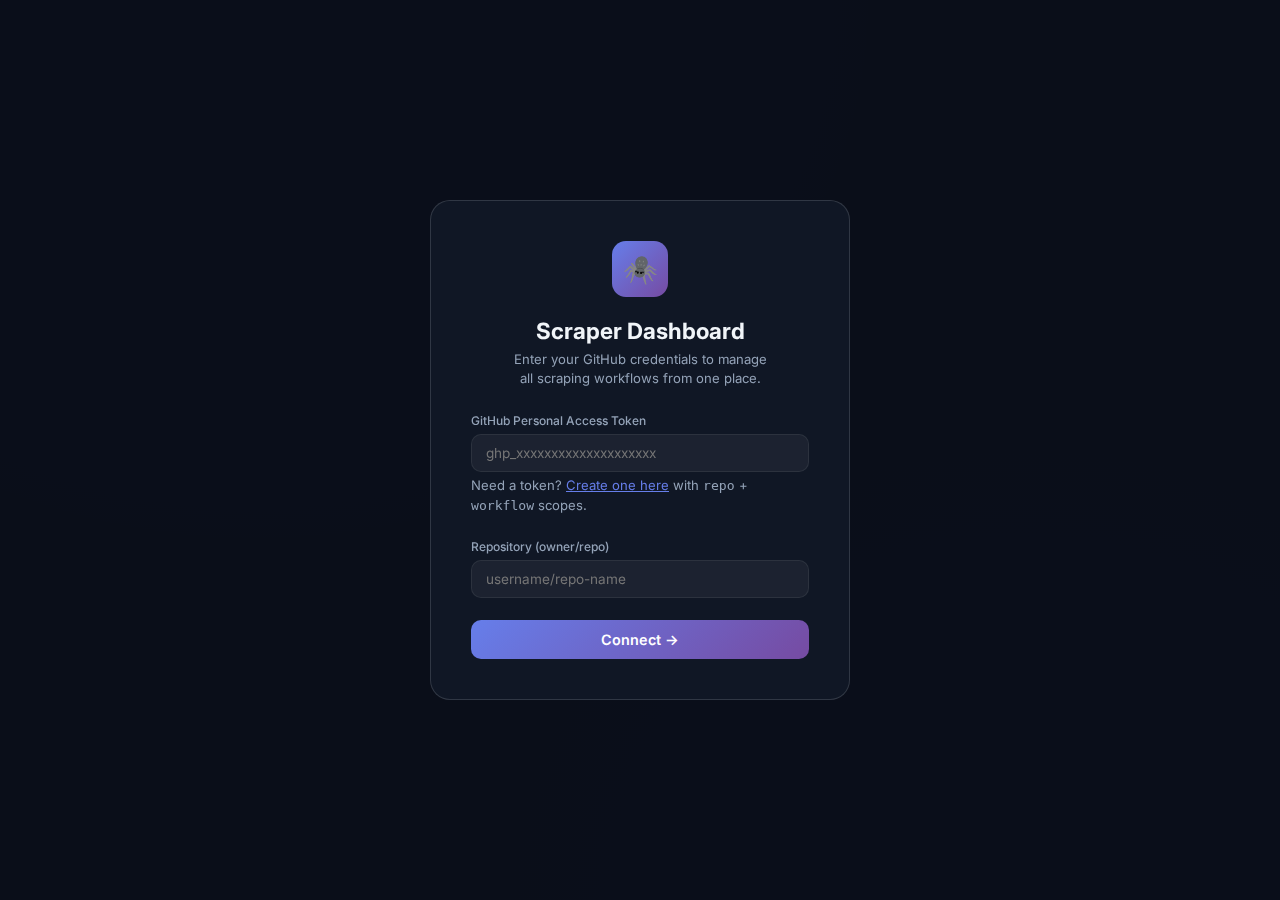
<file: docs/index.html>
<!DOCTYPE html>
<html lang="en">

<head>
    <meta charset="UTF-8">
    <meta name="viewport" content="width=device-width, initial-scale=1.0">
    <title>Scraper Workflow Dashboard</title>
    <link href="https://fonts.googleapis.com/css2?family=Inter:wght@300;400;500;600;700;800&display=swap"
        rel="stylesheet">
    <style>
        :root {
            --bg: #0a0e1a;
            --card: rgba(17, 24, 39, 0.75);
            --card-hover: rgba(22, 30, 48, 0.9);
            --border: rgba(255, 255, 255, 0.07);
            --border-act: rgba(255, 255, 255, 0.14);
            --text: #f1f5f9;
            --sub: #94a3b8;
            --muted: #64748b;
            --green: #22c55e;
            --red: #ef4444;
            --yellow: #f59e0b;
            --blue: #667eea;
            --purple: #764ba2;
            --r: 16px;
        }

        * {
            margin: 0;
            padding: 0;
            box-sizing: border-box;
        }

        body {
            font-family: 'Inter', sans-serif;
            background: var(--bg);
            color: var(--text);
            min-height: 100vh;
            background-image:
                radial-gradient(ellipse at 20% 0%, rgba(102, 126, 234, .07) 0%, transparent 50%),
                radial-gradient(ellipse at 80% 100%, rgba(118, 75, 162, .05) 0%, transparent 50%);
        }

        /* ======= AUTH OVERLAY ======= */
        #auth-overlay {
            position: fixed;
            inset: 0;
            background: rgba(10, 14, 26, .97);
            display: flex;
            align-items: center;
            justify-content: center;
            z-index: 1000;
        }

        .auth-box {
            background: rgba(17, 24, 39, .9);
            border: 1px solid var(--border-act);
            border-radius: 20px;
            padding: 40px;
            width: 420px;
            text-align: center;
        }

        .auth-logo {
            width: 56px;
            height: 56px;
            background: linear-gradient(135deg, var(--blue), var(--purple));
            border-radius: 14px;
            display: flex;
            align-items: center;
            justify-content: center;
            margin: 0 auto 20px;
            font-size: 28px;
        }

        .auth-box h2 {
            font-size: 1.4rem;
            font-weight: 700;
            margin-bottom: 6px;
        }

        .auth-box p {
            color: var(--sub);
            font-size: .82rem;
            margin-bottom: 24px;
            line-height: 1.5;
        }

        .auth-field {
            margin-bottom: 14px;
            text-align: left;
        }

        .auth-field label {
            font-size: .75rem;
            color: var(--sub);
            display: block;
            margin-bottom: 6px;
            font-weight: 500;
        }

        .auth-field input {
            width: 100%;
            background: rgba(255, 255, 255, .05);
            border: 1px solid var(--border);
            border-radius: 10px;
            padding: 10px 14px;
            color: var(--text);
            font-family: inherit;
            font-size: .85rem;
        }

        .auth-field input:focus {
            outline: none;
            border-color: rgba(102, 126, 234, .5);
        }

        .auth-hint {
            font-size: .7rem;
            color: var(--muted);
            margin-top: 4px;
        }

        .btn-primary {
            width: 100%;
            padding: 11px;
            background: linear-gradient(135deg, var(--blue), var(--purple));
            border: none;
            border-radius: 10px;
            color: white;
            font-weight: 600;
            font-size: .9rem;
            cursor: pointer;
            font-family: inherit;
            margin-top: 8px;
            transition: opacity .2s;
        }

        .btn-primary:hover {
            opacity: .9;
        }

        /* ======= HEADER ======= */
        .header {
            position: sticky;
            top: 0;
            z-index: 100;
            background: rgba(10, 14, 26, .88);
            backdrop-filter: blur(20px);
            border-bottom: 1px solid var(--border);
            padding: 14px 24px;
        }

        .header-content {
            max-width: 1400px;
            margin: 0 auto;
            display: flex;
            align-items: center;
            justify-content: space-between;
        }

        .logo-row {
            display: flex;
            align-items: center;
            gap: 12px;
        }

        .logo-icon {
            width: 34px;
            height: 34px;
            background: linear-gradient(135deg, var(--blue), var(--purple));
            border-radius: 9px;
            display: flex;
            align-items: center;
            justify-content: center;
        }

        h1 {
            font-size: 1.25rem;
            font-weight: 700;
            background: linear-gradient(135deg, var(--blue), var(--purple));
            -webkit-background-clip: text;
            -webkit-text-fill-color: transparent;
            background-clip: text;
        }

        .subtitle {
            font-size: .73rem;
            color: var(--muted);
            margin-top: 1px;
        }

        .stats-pill {
            background: rgba(255, 255, 255, .05);
            border: 1px solid var(--border);
            border-radius: 24px;
            padding: 7px 16px;
            font-size: .78rem;
            color: var(--sub);
            display: flex;
            align-items: center;
            gap: 10px;
        }

        .repo-badge {
            font-size: .7rem;
            color: var(--muted);
            background: rgba(255, 255, 255, .04);
            border: 1px solid var(--border);
            border-radius: 8px;
            padding: 3px 10px;
        }

        .logout-btn {
            background: none;
            border: 1px solid var(--border);
            border-radius: 8px;
            padding: 5px 12px;
            color: var(--muted);
            font-size: .72rem;
            cursor: pointer;
            font-family: inherit;
            transition: all .2s;
        }

        .logout-btn:hover {
            border-color: var(--border-act);
            color: var(--text);
        }

        /* ======= FILTER ======= */
        .filter-bar {
            max-width: 1400px;
            margin: 0 auto;
            padding: 14px 24px 0;
        }

        .filter-inner {
            display: flex;
            gap: 7px;
            flex-wrap: wrap;
        }

        .filter-btn {
            background: rgba(255, 255, 255, .04);
            border: 1px solid var(--border);
            border-radius: 20px;
            padding: 5px 14px;
            font-size: .75rem;
            color: var(--sub);
            cursor: pointer;
            font-family: inherit;
            transition: all .2s;
        }

        .filter-btn:hover {
            background: rgba(255, 255, 255, .08);
            color: var(--text);
        }

        .filter-btn.active {
            background: linear-gradient(135deg, rgba(102, 126, 234, .2), rgba(118, 75, 162, .2));
            border-color: rgba(102, 126, 234, .4);
            color: var(--text);
        }

        /* ======= GRID ======= */
        .container {
            max-width: 1400px;
            margin: 0 auto;
            padding: 18px 24px 60px;
        }

        .grid {
            display: grid;
            grid-template-columns: repeat(auto-fill, minmax(370px, 1fr));
            gap: 18px;
        }

        /* ======= CARD ======= */
        .card {
            background: var(--card);
            backdrop-filter: blur(12px);
            border: 1px solid var(--border);
            border-radius: var(--r);
            padding: 20px;
            display: flex;
            flex-direction: column;
            gap: 12px;
            position: relative;
            overflow: hidden;
            transition: all .3s;
        }

        .card::before {
            content: '';
            position: absolute;
            top: 0;
            left: 0;
            right: 0;
            height: 3px;
            background: var(--c, var(--blue));
            opacity: .6;
            transition: opacity .3s;
        }

        .card:hover {
            background: var(--card-hover);
            border-color: var(--border-act);
            transform: translateY(-2px);
            box-shadow: 0 8px 28px rgba(0, 0, 0, .3);
        }

        .card:hover::before {
            opacity: 1;
        }

        .card.running {
            border-color: rgba(34, 197, 94, .2);
        }

        .card.running::before {
            background: var(--green);
            opacity: 1;
        }

        .card.in_progress {
            border-color: rgba(245, 158, 11, .2);
        }

        .card.in_progress::before {
            background: var(--yellow);
            opacity: 1;
        }

        .card.failure {
            border-color: rgba(239, 68, 68, .2);
        }

        .card.failure::before {
            background: var(--red);
            opacity: 1;
        }

        /* ======= CARD HEADER ======= */
        .title-row {
            display: flex;
            align-items: center;
            gap: 8px;
        }

        .dot {
            width: 9px;
            height: 9px;
            border-radius: 50%;
            flex-shrink: 0;
            background: var(--muted);
        }

        .dot.running,
        .dot.queued {
            background: var(--green);
            animation: pulse 1.5s infinite;
            box-shadow: 0 0 8px rgba(34, 197, 94, .5);
        }

        .dot.in_progress {
            background: var(--yellow);
            animation: pulse 1.5s infinite;
        }

        .dot.failure,
        .dot.cancelled {
            background: var(--red);
        }

        .dot.success {
            background: var(--blue);
        }

        @keyframes pulse {

            0%,
            100% {
                opacity: 1;
                transform: scale(1)
            }

            50% {
                opacity: .5;
                transform: scale(1.2)
            }
        }

        .card-title {
            font-size: 1rem;
            font-weight: 600;
            flex: 1;
        }

        .badge {
            font-size: .62rem;
            font-weight: 600;
            text-transform: uppercase;
            letter-spacing: .5px;
            padding: 2px 9px;
            border-radius: 10px;
            background: rgba(255, 255, 255, .06);
            color: var(--sub);
            white-space: nowrap;
        }

        .card-desc {
            font-size: .78rem;
            color: var(--sub);
            line-height: 1.5;
            margin-top: 2px;
        }

        .card-file {
            margin-top: 2px;
        }

        .card-file code {
            font-size: .68rem;
            color: var(--muted);
            background: rgba(255, 255, 255, .04);
            padding: 2px 7px;
            border-radius: 5px;
            font-family: 'SF Mono', 'Fira Code', monospace;
        }

        /* ======= CONFIG PANEL ======= */
        .divider {
            border-top: 1px solid var(--border);
            padding-top: 10px;
        }

        .config-toggle {
            display: flex;
            align-items: center;
            gap: 5px;
            background: none;
            border: none;
            color: var(--muted);
            font-size: .72rem;
            cursor: pointer;
            font-family: inherit;
            padding: 3px 0;
            transition: color .2s;
        }

        .config-toggle:hover {
            color: var(--text);
        }

        .config-panel {
            margin-top: 10px;
            display: flex;
            flex-direction: column;
            gap: 7px;
        }

        .field {
            display: flex;
            align-items: center;
            gap: 8px;
        }

        .field label {
            font-size: .68rem;
            font-weight: 500;
            color: var(--sub);
            min-width: 150px;
            font-family: 'SF Mono', 'Fira Code', monospace;
        }

        .field input,
        .field select {
            flex: 1;
            background: rgba(255, 255, 255, .04);
            border: 1px solid var(--border);
            border-radius: 7px;
            padding: 5px 9px;
            font-size: .72rem;
            color: var(--text);
            font-family: 'SF Mono', 'Fira Code', monospace;
            transition: border-color .2s;
        }

        .field input:focus,
        .field select:focus {
            outline: none;
            border-color: rgba(102, 126, 234, .5);
        }

        .field-hint {
            font-size: .62rem;
            color: var(--muted);
            margin-top: 1px;
            margin-left: 158px;
        }

        /* ======= ACTIONS ======= */
        .actions {
            display: flex;
            align-items: center;
            gap: 10px;
            border-top: 1px solid var(--border);
            padding-top: 12px;
        }

        .btn-run {
            display: inline-flex;
            align-items: center;
            gap: 5px;
            padding: 7px 16px;
            background: linear-gradient(135deg, #22c55e, #16a34a);
            color: white;
            border: none;
            border-radius: 8px;
            font-size: .78rem;
            font-weight: 600;
            cursor: pointer;
            font-family: inherit;
            transition: all .2s;
            box-shadow: 0 2px 10px rgba(34, 197, 94, .25);
        }

        .btn-run:hover {
            transform: translateY(-1px);
            box-shadow: 0 4px 14px rgba(34, 197, 94, .35);
        }

        .btn-run:disabled {
            opacity: .5;
            cursor: not-allowed;
            transform: none;
        }

        .btn-cancel {
            display: inline-flex;
            align-items: center;
            gap: 5px;
            padding: 7px 14px;
            background: rgba(239, 68, 68, .12);
            color: #ef4444;
            border: 1px solid rgba(239, 68, 68, .25);
            border-radius: 8px;
            font-size: .76rem;
            font-weight: 500;
            cursor: pointer;
            font-family: inherit;
            transition: all .2s;
        }

        .btn-cancel:hover {
            background: rgba(239, 68, 68, .2);
        }

        .run-link {
            margin-left: auto;
            font-size: .72rem;
            color: var(--muted);
            text-decoration: none;
            transition: color .2s;
        }

        .run-link:hover {
            color: var(--blue);
        }

        .status-text {
            margin-left: auto;
            font-size: .72rem;
            font-weight: 500;
            color: var(--muted);
        }

        .status-text.running,
        .status-text.queued {
            color: var(--green);
        }

        .status-text.in_progress {
            color: var(--yellow);
        }

        .status-text.failure,
        .status-text.cancelled {
            color: var(--red);
        }

        .status-text.success {
            color: var(--blue);
        }

        /* ======= LOADING ======= */
        .spinner {
            width: 14px;
            height: 14px;
            border: 2px solid rgba(255, 255, 255, .15);
            border-top-color: white;
            border-radius: 50%;
            animation: spin .6s linear infinite;
        }

        @keyframes spin {
            to {
                transform: rotate(360deg)
            }
        }

        /* ======= TOAST ======= */
        #toast {
            position: fixed;
            bottom: 24px;
            right: 24px;
            background: #1e293b;
            border: 1px solid var(--border-act);
            color: var(--text);
            padding: 12px 18px;
            border-radius: 10px;
            font-size: .8rem;
            transform: translateY(80px);
            opacity: 0;
            transition: all .3s;
            z-index: 9999;
            max-width: 320px;
        }

        #toast.show {
            transform: translateY(0);
            opacity: 1;
        }

        #toast.error {
            border-color: rgba(239, 68, 68, .4);
            background: #2d1919;
        }

        #toast.ok {
            border-color: rgba(34, 197, 94, .4);
            background: #192d1c;
        }

        @media(max-width:820px) {
            .grid {
                grid-template-columns: 1fr
            }

            .header-content {
                flex-direction: column;
                align-items: flex-start;
                gap: 8px
            }

            .field {
                flex-direction: column;
                align-items: stretch
            }

            .field label {
                min-width: auto
            }

            .field-hint {
                margin-left: 0
            }
        }
    </style>
</head>

<body>

    <!-- ========== AUTH OVERLAY ========== -->
    <div id="auth-overlay">
        <div class="auth-box">
            <div class="auth-logo">🕷️</div>
            <h2>Scraper Dashboard</h2>
            <p>Enter your GitHub credentials to manage<br>all scraping workflows from one place.</p>

            <div class="auth-field">
                <label>GitHub Personal Access Token</label>
                <input type="password" id="token-input" placeholder="ghp_xxxxxxxxxxxxxxxxxxxx" />
                <p class="auth-hint">
                    Need a token? <a href="https://github.com/settings/tokens/new?scopes=repo,workflow" target="_blank"
                        style="color:#667eea">Create one here</a> with <code>repo</code> + <code>workflow</code> scopes.
                </p>
            </div>

            <div class="auth-field">
                <label>Repository (owner/repo)</label>
                <input type="text" id="repo-input" placeholder="username/repo-name" />
            </div>

            <button class="btn-primary" onclick="login()">Connect →</button>
        </div>
    </div>

    <!-- ========== HEADER ========== -->
    <header class="header" id="main-header" style="display:none">
        <div class="header-content">
            <div class="logo-row">
                <div class="logo-icon">
                    <svg width="18" height="18" viewBox="0 0 24 24" fill="none" stroke="white" stroke-width="2.5">
                        <polyline points="22 12 18 12 15 21 9 3 6 12 2 12" />
                    </svg>
                </div>
                <div>
                    <h1>Scraper Dashboard</h1>
                    <p class="subtitle">GitHub Actions Workflow Manager</p>
                </div>
            </div>
            <div style="display:flex;align-items:center;gap:10px">
                <span class="repo-badge" id="repo-display"></span>
                <div class="stats-pill">
                    <span><b id="total-count">0</b> workflows</span>
                    <span style="opacity:.3">·</span>
                    <span style="color:var(--green)"><b id="running-count">0</b> active</span>
                </div>
                <button class="logout-btn" onclick="logout()">Logout</button>
            </div>
        </div>
    </header>

    <!-- ========== FILTER ========== -->
    <div class="filter-bar" id="filter-bar" style="display:none">
        <div class="filter-inner" id="filter-inner">
            <button class="filter-btn active" onclick="setFilter('all')">All</button>
        </div>
    </div>

    <!-- ========== MAIN ========== -->
    <main class="container" id="main-content" style="display:none">
        <div class="grid" id="grid"></div>
    </main>

    <div id="toast"></div>

    <script>
        // ===== WORKFLOW DEFINITIONS =====
        // Each maps to an existing .github/workflows/*.yml file.
        // `inputs` mirrors the workflow_dispatch inputs exactly.
        const WORKFLOWS = [
            {
                key: 'cymax-sitemap-products',
                file: 'cymax-sitemap-products.yml',
                name: 'Cymax Sitemap',
                desc: 'Discover product URLs from Cymax sitemaps via FlareSolverr',
                category: 'FlareSolverr',
                color: '#FF6B6B',
                inputs: [
                    { id: 'sites', label: 'sites', default: 'www.cymax.com', hint: 'Comma-separated site list' },
                    { id: 'output_csv', label: 'output_csv', default: 'cymax_url.csv' },
                    { id: 'sitemap_offset', label: 'sitemap_offset', default: '1' },
                    { id: 'max_sitemaps', label: 'max_sitemaps', default: '2' },
                    { id: 'sitemaps_per_job', label: 'sitemaps_per_job', default: '1' },
                    { id: 'max_urls_per_sitemap', label: 'max_urls_per_sitemap', default: '5' },
                ]
            },
            {
                key: 'drl-scrapper',
                file: 'drl-scrapper.yml',
                name: 'DRL / TVS / DRO / BFD',
                desc: 'Scrape Discount Living Rooms and similar stores via sitemap',
                category: 'Sitemap',
                color: '#4ECDC4',
                inputs: [
                    { id: 'url', label: 'url', default: 'https://www.discountlivingrooms.com', hint: 'Base site URL' },
                    { id: 'total_sitemaps', label: 'total_sitemaps', default: '0' },
                    { id: 'sitemaps_per_job', label: 'sitemaps_per_job', default: '2' },
                    { id: 'urls_per_sitemap', label: 'urls_per_sitemap', default: '100' },
                    { id: 'max_workers', label: 'max_workers', default: '4' },
                    { id: 'request_delay', label: 'request_delay', default: '1.0' },
                ]
            },
            {
                key: 'em-scrapper',
                file: 'em-scrapper.yml',
                name: 'Emma Mason (FlareSolverr)',
                desc: 'Scrape Emma Mason with dynamic FlareSolverr instance pool',
                category: 'FlareSolverr',
                color: '#45B7D1',
                inputs: [
                    { id: 'url', label: 'url', default: 'https://www.emmamason.com' },
                    { id: 'total_sitemaps', label: 'total_sitemaps', default: '0' },
                    { id: 'sitemaps_per_job', label: 'sitemaps_per_job', default: '2' },
                    { id: 'urls_per_sitemap', label: 'urls_per_sitemap', default: '100' },
                    { id: 'max_workers', label: 'max_workers', default: '10' },
                    { id: 'flaresolverr_instances', label: 'flaresolverr_instances', default: '0', hint: '0 = same as max_workers' },
                    { id: 'request_delay', label: 'request_delay', default: '0' },
                    { id: 'global_rate_limit', label: 'global_rate_limit', default: 'false', type: 'select', options: ['false', 'true'] },
                    { id: 'sample_size', label: 'sample_size', default: '5' },
                ]
            },
            {
                key: 'em-algolia-scrapper',
                file: 'em-algolia-scrapper.yml',
                name: 'Emma Mason Algolia',
                desc: 'Fetch Emma Mason products from Algolia search index',
                category: 'API',
                color: '#96CEB4',
                inputs: [
                    { id: 'page', label: 'page', default: '0', hint: '0 = all pages' },
                    { id: 'hits_per_page', label: 'hits_per_page', default: '24' },
                    { id: 'max_workers', label: 'max_workers', default: '8' },
                    { id: 'request_delay', label: 'request_delay', default: '0.1' },
                    { id: 'timeout', label: 'timeout', default: '30' },
                    { id: 'retries', label: 'retries', default: '3' },
                ]
            },
            {
                key: 'fp-fc-scrapper',
                file: 'fp-fc-scrapper.yml',
                name: 'FurnitureCart / FurniturePick',
                desc: 'Scrape FurnitureCart with bundle variation support via FlareSolverr',
                category: 'FlareSolverr',
                color: '#FFEAA7',
                inputs: [
                    { id: 'url', label: 'url', default: 'https://www.furniturecart.com' },
                    { id: 'total_sitemaps', label: 'total_sitemaps', default: '0' },
                    { id: 'urls_per_sitemap', label: 'urls_per_sitemap', default: '1000' },
                    { id: 'urls_per_job', label: 'urls_per_job', default: '500' },
                    { id: 'max_workers', label: 'max_workers', default: '4' },
                    { id: 'request_delay', label: 'request_delay', default: '1.0' },
                    { id: 'sample_size', label: 'sample_size', default: '5' },
                ]
            },
            {
                key: 'graphql',
                file: 'graphql.yaml',
                name: 'Home Depot GraphQL',
                desc: 'Scrape Home Depot products via GraphQL API',
                category: 'GraphQL',
                color: '#DDA0DD',
                inputs: [
                    { id: 'url', label: 'url', default: 'https://www.homedepot.com' },
                    { id: 'total_sitemaps', label: 'total_sitemaps', default: '0' },
                    { id: 'sitemaps_per_job', label: 'sitemaps_per_job', default: '2' },
                    { id: 'urls_per_sitemap', label: 'urls_per_sitemap', default: '100' },
                    { id: 'max_workers', label: 'max_workers', default: '4' },
                    { id: 'request_delay', label: 'request_delay', default: '1.0' },
                    { id: 'graphql_url', label: 'graphql_url', default: 'https://apionline.homedepot.com/federation-gateway/graphql?opname=productClientOnlyProduct' },
                    { id: 'store_id', label: 'store_id', default: '1710' },
                    { id: 'zip_code', label: 'zip_code', default: '96913' },
                ]
            },
            {
                key: 'gshopping',
                file: 'gshopping.yml',
                name: 'Google Shopping',
                desc: 'Scrape Google Shopping competitor data (Selenium + CAPTCHA solver)',
                category: 'Selenium',
                color: '#F39C12',
                inputs: []
            },
            {
                key: 'gshopping-multi',
                file: 'gshopping-multi.yml',
                name: 'Google Shopping Multi',
                desc: 'Google Shopping scraper with parallel keyword processing',
                category: 'Selenium',
                color: '#E67E22',
                inputs: []
            },
            {
                key: 'gshopping_flaresolver',
                file: 'gshopping_flaresolver.yml',
                name: 'Google Shopping (FlareSolverr)',
                desc: 'Google Shopping via FlareSolverr bypass',
                category: 'FlareSolverr',
                color: '#E74C3C',
                inputs: []
            },
            {
                key: 'gshopping_keyword',
                file: 'gshopping_keyword.yml',
                name: 'Google Shopping Keywords',
                desc: 'Keyword-based Google Shopping competitor scraper',
                category: 'Selenium',
                color: '#C0392B',
                inputs: []
            },
            {
                key: 'ovs-bbb',
                file: 'ovs-bbb.yml',
                name: 'Overstock + BBB',
                desc: 'Scrape Overstock products and cross-reference with BBB',
                category: 'API',
                color: '#8E44AD',
                inputs: [
                    { id: 'url', label: 'url', default: '', hint: 'Overstock base URL' },
                    { id: 'total_sitemaps', label: 'total_sitemaps', default: '0' },
                    { id: 'sitemaps_per_job', label: 'sitemaps_per_job', default: '2' },
                    { id: 'urls_per_sitemap', label: 'urls_per_sitemap', default: '100' },
                    { id: 'max_workers', label: 'max_workers', default: '4' },
                    { id: 'request_delay', label: 'request_delay', default: '1.0' },
                ]
            },
            {
                key: 'bbb-ovs-sku',
                file: 'bbb-ovs-sku.yml',
                name: 'BBB SKU Extractor',
                desc: 'Extract SKUs from BBB API for OVS variant IDs',
                category: 'API',
                color: '#9B59B6',
                inputs: [
                    { id: 'input_filename', label: 'input_filename', default: 'overstock_data.csv', hint: 'CSV filename on FTP' },
                    { id: 'total_chunks', label: 'total_chunks', default: '4' },
                    { id: 'api_url', label: 'api_url', default: 'https://api.bedbathandbeyond.com/options' },
                ]
            },
            {
                key: 'shopifyscrapper-cloudflare',
                file: 'shopifyscrapper-cloudflare.yml',
                name: 'Shopify (Cloudflare)',
                desc: 'Scrape Cloudflare-protected Shopify stores',
                category: 'Cloudflare',
                color: '#1ABC9C',
                inputs: [
                    { id: 'url', label: 'url', default: 'https://www.graysonliving.com' },
                    { id: 'total_sitemaps', label: 'total_sitemaps', default: '0' },
                    { id: 'sitemaps_per_job', label: 'sitemaps_per_job', default: '2' },
                    { id: 'urls_per_sitemap', label: 'urls_per_sitemap', default: '200' },
                    { id: 'max_workers', label: 'max_workers', default: '3' },
                    { id: 'request_delay', label: 'request_delay', default: '1.5' },
                ]
            },
            {
                key: 'shopifyscrapper-normal',
                file: 'shopifyscrapper-normal.yml',
                name: 'Shopify (Normal)',
                desc: 'Scrape standard Shopify stores via .js product endpoint',
                category: 'HTTP',
                color: '#2ECC71',
                inputs: [
                    { id: 'url', label: 'url', default: 'https://www.graysonliving.com' },
                    { id: 'total_sitemaps', label: 'total_sitemaps', default: '0' },
                    { id: 'sitemaps_per_job', label: 'sitemaps_per_job', default: '2' },
                    { id: 'urls_per_sitemap', label: 'urls_per_sitemap', default: '200' },
                    { id: 'max_workers', label: 'max_workers', default: '8' },
                ]
            },
        ];

        // ===== STATE =====
        let TOKEN = '', REPO = '', activeFilter = 'all';
        let runStates = {}; // key -> {state, run_id, url}

        // ===== AUTH =====
        function login() {
            TOKEN = document.getElementById('token-input').value.trim();
            REPO = document.getElementById('repo-input').value.trim();
            if (!TOKEN || !REPO) { toast('Please fill in both fields', 'error'); return; }
            localStorage.setItem('gh_token', TOKEN);
            localStorage.setItem('gh_repo', REPO);
            showDashboard();
        }
        function logout() {
            localStorage.removeItem('gh_token');
            localStorage.removeItem('gh_repo');
            TOKEN = ''; REPO = '';
            document.getElementById('auth-overlay').style.display = 'flex';
            document.getElementById('main-header').style.display = 'none';
            document.getElementById('filter-bar').style.display = 'none';
            document.getElementById('main-content').style.display = 'none';
        }
        function showDashboard() {
            document.getElementById('auth-overlay').style.display = 'none';
            document.getElementById('main-header').style.display = 'block';
            document.getElementById('filter-bar').style.display = 'block';
            document.getElementById('main-content').style.display = 'block';
            document.getElementById('repo-display').textContent = REPO;
            document.getElementById('total-count').textContent = WORKFLOWS.length;
            buildFilters();
            renderGrid();
            pollRuns();
        }

        // Auto-restore session
        window.addEventListener('DOMContentLoaded', () => {
            TOKEN = localStorage.getItem('gh_token') || '';
            REPO = localStorage.getItem('gh_repo') || '';
            if (TOKEN && REPO) { showDashboard(); }
        });

        // ===== FILTERS =====
        function buildFilters() {
            const cats = [...new Set(WORKFLOWS.map(w => w.category))].sort();
            const bar = document.getElementById('filter-inner');
            bar.innerHTML = `<button class="filter-btn active" onclick="setFilter('all')">All</button>`;
            cats.forEach(c => {
                bar.innerHTML += `<button class="filter-btn" onclick="setFilter('${c}')">${c}</button>`;
            });
        }
        function setFilter(f) {
            activeFilter = f;
            document.querySelectorAll('.filter-btn').forEach(b => {
                b.classList.toggle('active', b.textContent.toLowerCase() === (f === 'all' ? 'all' : f.toLowerCase()));
            });
            renderGrid();
        }

        // ===== RENDER GRID =====
        function renderGrid() {
            const grid = document.getElementById('grid');
            const shown = activeFilter === 'all' ? WORKFLOWS : WORKFLOWS.filter(w => w.category === activeFilter);
            grid.innerHTML = shown.map(wf => cardHTML(wf)).join('');
        }

        function cardHTML(wf) {
            const st = runStates[wf.key] || {};
            const state = st.state || 'idle';
            const hasCfg = wf.inputs.length > 0;
            return `
    <div class="card ${state}" id="card-${wf.key}" style="--c:${wf.color}">
        <div>
            <div class="title-row">
                <div class="dot ${state}"></div>
                <span class="card-title">${wf.name}</span>
                <span class="badge">${wf.category}</span>
            </div>
            <p class="card-desc">${wf.desc}</p>
            <p class="card-file"><code>${wf.file}</code></p>
        </div>

        ${hasCfg ? `
        <div class="divider">
            <button class="config-toggle" onclick="toggleConfig('${wf.key}')">
                ⚙ Inputs <span id="arrow-${wf.key}">▸</span>
            </button>
            <div class="config-panel" id="cfg-${wf.key}" style="display:none">
                ${wf.inputs.map(inp => `
                <div>
                    <div class="field">
                        <label>${inp.label}</label>
                        ${inp.type === 'select'
                    ? `<select id="inp-${wf.key}-${inp.id}">
                                    ${(inp.options || []).map(o => `<option value="${o}" ${o === inp.default ? 'selected' : ''}>${o}</option>`).join('')}
                               </select>`
                    : `<input id="inp-${wf.key}-${inp.id}" value="${escHtml(inp.default)}" placeholder="${inp.label}" />`
                }
                    </div>
                    ${inp.hint ? `<p class="field-hint">${inp.hint}</p>` : ''}
                </div>`).join('')}
            </div>
        </div>` : ''}

        <div class="actions ${hasCfg ? '' : 'divider'}">
            <button class="btn-run" id="run-btn-${wf.key}" onclick="runWorkflow('${wf.key}')">
                <svg width="12" height="12" viewBox="0 0 24 24" fill="currentColor"><polygon points="5,3 19,12 5,21"/></svg>
                Run
            </button>
            <span class="status-text ${state}" id="status-lbl-${wf.key}">${stateLabel(state)}</span>
            ${st.url ? `<a class="run-link" href="${st.url}" target="_blank">⤴ View run</a>` : ''}
        </div>
    </div>`;
        }

        function stateLabel(s) {
            const map = { idle: 'Idle', queued: 'Queued…', in_progress: 'Running…', success: 'Completed', failure: 'Failed', cancelled: 'Cancelled' };
            return map[s] || s;
        }
        function escHtml(s) {
            return String(s || '').replace(/&/g, '&amp;').replace(/"/g, '&quot;').replace(/</g, '&lt;').replace(/>/g, '&gt;');
        }
        function toggleConfig(key) {
            const p = document.getElementById(`cfg-${key}`);
            const a = document.getElementById(`arrow-${key}`);
            const open = p.style.display !== 'none';
            p.style.display = open ? 'none' : 'block';
            a.textContent = open ? '▸' : '▾';
        }

        // ===== RUN WORKFLOW =====
        async function runWorkflow(key) {
            const wf = WORKFLOWS.find(w => w.key === key);
            const btn = document.getElementById(`run-btn-${key}`);
            btn.disabled = true;
            btn.innerHTML = `<div class="spinner"></div> Triggering…`;

            // Collect inputs
            const inputs = {};
            wf.inputs.forEach(inp => {
                const el = document.getElementById(`inp-${key}-${inp.id}`);
                if (el) inputs[inp.id] = el.value;
            });

            try {
                const res = await ghFetch(`/repos/${REPO}/actions/workflows/${wf.file}/dispatches`, {
                    method: 'POST',
                    body: JSON.stringify({ ref: 'main', inputs })
                });
                if (res.status === 204 || res.ok) {
                    toast(`✅ "${wf.name}" triggered! Polling for run…`, 'ok');
                    runStates[key] = { state: 'queued' };
                    updateCard(key);
                    // wait a bit then poll
                    setTimeout(() => fetchLatestRun(key), 4000);
                } else {
                    const body = await res.json().catch(() => ({}));
                    toast(`❌ Failed: ${body.message || res.status}`, 'error');
                }
            } catch (e) {
                toast(`❌ Network error: ${e.message}`, 'error');
            }

            btn.disabled = false;
            btn.innerHTML = `<svg width="12" height="12" viewBox="0 0 24 24" fill="currentColor"><polygon points="5,3 19,12 5,21"/></svg> Run`;
        }

        // ===== POLL RUNS =====
        async function fetchLatestRun(key) {
            const wf = WORKFLOWS.find(w => w.key === key);
            try {
                const res = await ghFetch(`/repos/${REPO}/actions/workflows/${wf.file}/runs?per_page=1`);
                if (!res.ok) return;
                const data = await res.json();
                const run = (data.workflow_runs || [])[0];
                if (!run) return;
                runStates[key] = {
                    state: run.status === 'completed' ? run.conclusion : run.status,
                    run_id: run.id,
                    url: run.html_url
                };
                updateCard(key);
            } catch (e) { }
        }

        async function pollRuns() {
            const fetches = WORKFLOWS.map(wf => fetchLatestRun(wf.key));
            await Promise.all(fetches);
            const active = Object.values(runStates).filter(s => s.state === 'in_progress' || s.state === 'queued').length;
            document.getElementById('running-count').textContent = active;
            setTimeout(pollRuns, 8000);
        }

        function updateCard(key) {
            const wf = WORKFLOWS.find(w => w.key === key);
            const st = runStates[key] || {};
            const state = st.state || 'idle';

            const card = document.getElementById(`card-${key}`);
            if (card) {
                card.className = `card ${state}`;
            }
            const dot = card?.querySelector('.dot');
            if (dot) { dot.className = `dot ${state}`; }

            const lbl = document.getElementById(`status-lbl-${key}`);
            if (lbl) { lbl.textContent = stateLabel(state); lbl.className = `status-text ${state}`; }

            // update run link
            const actions = card?.querySelector('.actions');
            if (actions) {
                const old = actions.querySelector('.run-link');
                if (old) old.remove();
                if (st.url) {
                    const a = document.createElement('a');
                    a.className = 'run-link';
                    a.href = st.url;
                    a.target = '_blank';
                    a.textContent = '⤴ View run';
                    actions.appendChild(a);
                }
            }

            const active = Object.values(runStates).filter(s => s.state === 'in_progress' || s.state === 'queued').length;
            document.getElementById('running-count').textContent = active;
        }

        // ===== GITHUB API =====
        async function ghFetch(path, opts = {}) {
            return fetch(`https://api.github.com${path}`, {
                ...opts,
                headers: {
                    'Authorization': `Bearer ${TOKEN}`,
                    'Accept': 'application/vnd.github+json',
                    'X-GitHub-Api-Version': '2022-11-28',
                    'Content-Type': 'application/json',
                    ...(opts.headers || {})
                }
            });
        }

        // ===== TOAST =====
        let toastTimer;
        function toast(msg, type = '') {
            const el = document.getElementById('toast');
            el.textContent = msg;
            el.className = `show ${type}`;
            clearTimeout(toastTimer);
            toastTimer = setTimeout(() => { el.className = ''; }, 3500);
        }
    </script>
</body>

</html>
</file>
